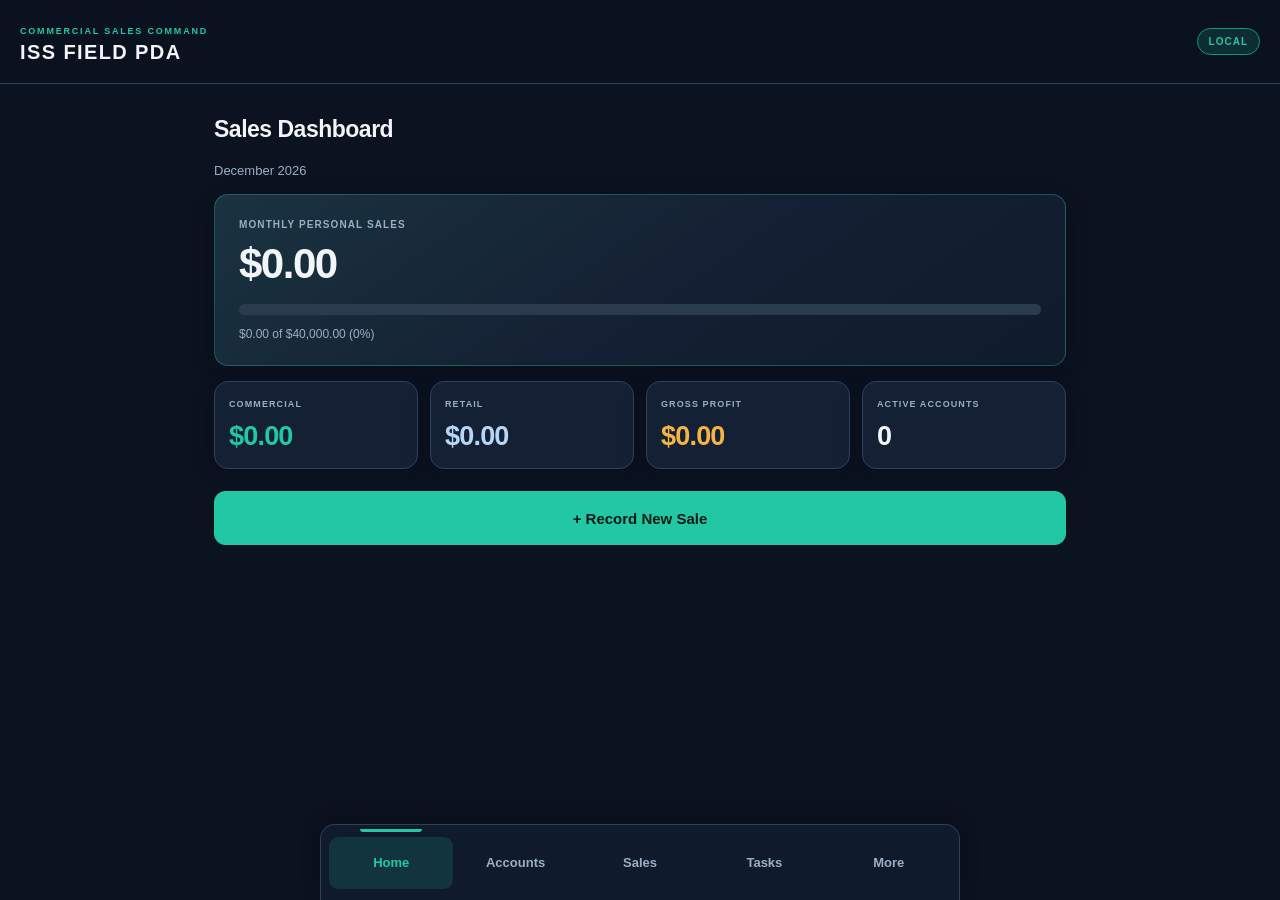
<file: Index.html>
<!DOCTYPE html>
<html lang="en">
<head>
  <meta charset="UTF-8">
  <meta name="viewport"
    content="width=device-width,initial-scale=1,
    viewport-fit=cover">
  <meta name="theme-color" content="#0b1220">
  <meta name="apple-mobile-web-app-capable"
    content="yes">
  <meta name="apple-mobile-web-app-title"
    content="ISS PDA">
  <title>ISS Field PDA</title>
  <link rel="stylesheet" href="style.css">
  <link rel="manifest" href="manifest.json">
  <script src="app.js" defer></script>
</head>
<body>
  <header>
    <div>
      <small>COMMERCIAL SALES COMMAND</small>
      <h1>ISS FIELD PDA</h1>
    </div>
    <span id="connection">LOCAL</span>
  </header>

  <main>
    <section id="dashboard" class="page active">
      <h2>Sales Dashboard</h2>
      <p class="muted" id="monthLabel"></p>

      <div class="card">
        <small>MONTHLY PERSONAL SALES</small>
        <h1 id="totalSales">$0.00</h1>
        <div class="progress">
          <div id="goalBar"></div>
        </div>
        <p id="goalText">$0 of $40,000</p>
      </div>

      <div class="grid">
        <div class="card">
          <small>COMMERCIAL</small>
          <h2 id="commercialSales">$0</h2>
        </div>
        <div class="card">
          <small>RETAIL</small>
          <h2 id="retailSales">$0</h2>
        </div>
        <div class="card">
          <small>GROSS PROFIT</small>
          <h2 id="grossProfit">—</h2>
        </div>
        <div class="card">
          <small>ACTIVE ACCOUNTS</small>
          <h2 id="accountCount">0</h2>
        </div>
      </div>

      <button id="quickSale" class="primary">
        + Record New Sale
      </button>
    </section>

    <section id="accounts" class="page">
      <h2>Customer Accounts</h2>
      <button id="newAccount" class="primary">
        + New Commercial Account
      </button>
      <div id="accountList"></div>
    </section>

    <section id="sales" class="page">
      <h2>Sales Ledger</h2>
      <button id="newSale" class="primary">
        + Record Sale
      </button>
      <div id="salesList"></div>
    </section>

    <section id="tasks" class="page">
      <h2>Follow-Ups</h2>
      <button id="newTask" class="primary">
        + New Task
      </button>
      <div id="taskList"></div>
    </section>

    <section id="settings" class="page">
      <h2>Settings</h2>
      <label for="monthlyGoal">Monthly sales goal</label>
      <input id="monthlyGoal"
        type="number" value="40000" min="1">
      <button id="saveSettings" class="primary">
        Save Settings
      </button>
      <button id="exportData">
        Export Backup
      </button>
      <button id="importData">
        Restore Backup
      </button>
      <input id="backupFile" type="file"
        accept="application/json" hidden>
      <p class="muted">
        Records are stored locally on this device.
        Export backups regularly.
      </p>
    </section>
  </main>

  <dialog id="saleDialog">
    <form id="saleForm">
      <h2>Record Sale</h2>
      <label for="saleType">Sales Type</label>
      <select id="saleType">
        <option value="commercial">Commercial</option>
        <option value="retail">Retail</option>
      </select>

      <label for="saleCustomer">Customer</label>
      <select id="saleCustomer"></select>

      <label for="saleAmount">Sale Amount ($)</label>
      <input id="saleAmount" type="number"
        step="0.01" min="0.01" required>

      <label for="saleCost">Cost ($, optional)</label>
      <input id="saleCost" type="number"
        step="0.01" min="0">

      <label for="saleNotes">Description</label>
      <input id="saleNotes" type="text"
        placeholder="Brake pads, alternator...">

      <button type="submit" class="primary">
        Save Sale
      </button>
      <button type="button" id="cancelSale">
        Cancel
      </button>
    </form>
  </dialog>

  <dialog id="accountDialog">
    <form id="accountForm">
      <h2>New Commercial Account</h2>
      <label for="businessName">Business Name</label>
      <input id="businessName" required>

      <label for="contactName">Contact Person</label>
      <input id="contactName">

      <label for="phone">Phone</label>
      <input id="phone" type="tel">

      <label for="accountNotes">Notes</label>
      <textarea id="accountNotes"></textarea>

      <button type="submit" class="primary">
        Save Customer
      </button>
      <button type="button" id="cancelAccount">
        Cancel
      </button>
    </form>
  </dialog>

  <dialog id="taskDialog">
    <form id="taskForm">
      <h2>New Follow-Up</h2>
      <label for="taskTitle">Task</label>
      <input id="taskTitle" required>
      <label for="taskDate">Due Date</label>
      <input id="taskDate" type="date" required>
      <button type="submit" class="primary">
        Save Task
      </button>
      <button type="button" id="cancelTask">
        Cancel
      </button>
    </form>
  </dialog>

  <nav>
    <button data-page="dashboard">Home</button>
    <button data-page="accounts">Accounts</button>
    <button data-page="sales">Sales</button>
    <button data-page="tasks">Tasks</button>
    <button data-page="settings">More</button>
  </nav>
</body>
</html>
</file>
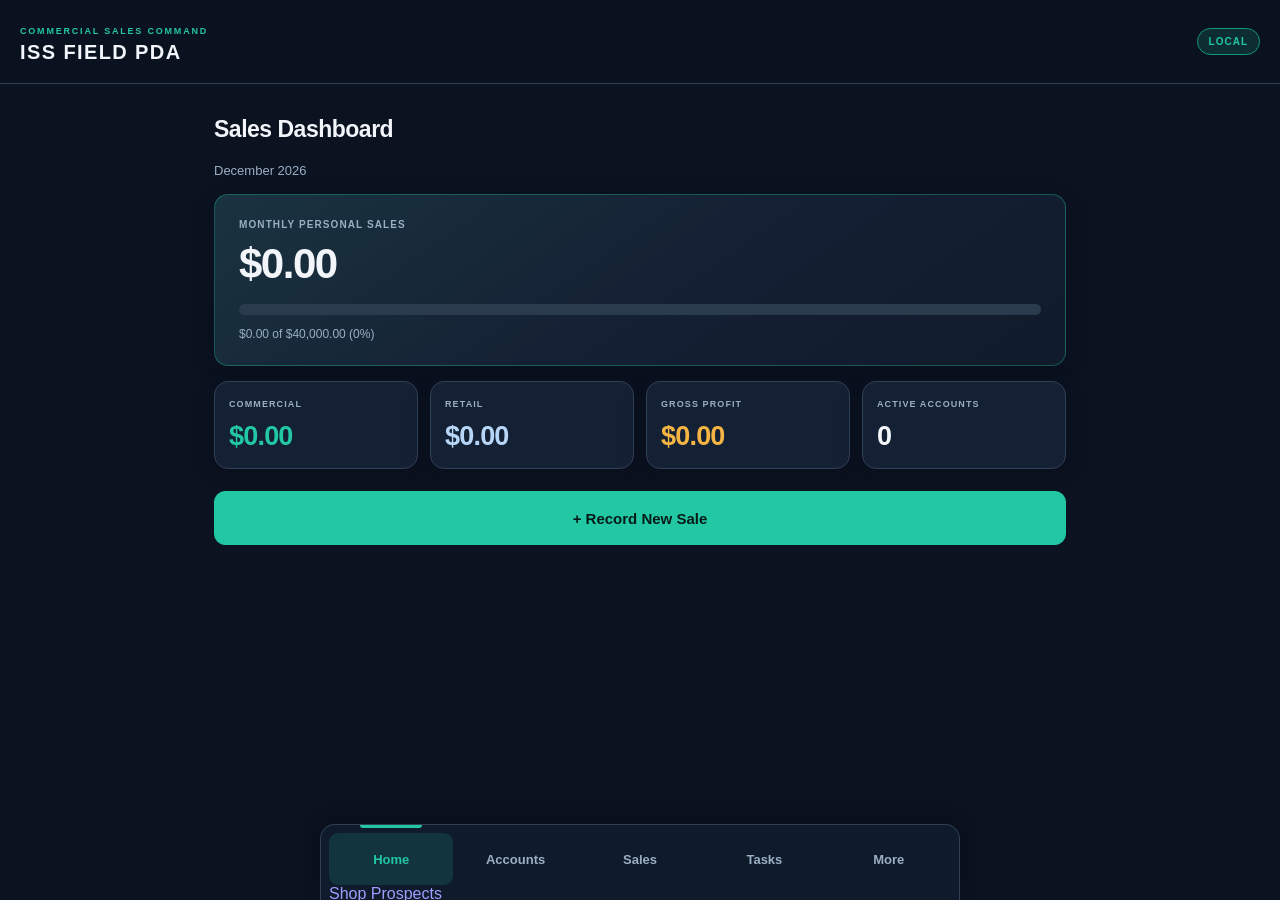
<file: index.html>
<!DOCTYPE html>
<html lang="en">
<head>
  <meta charset="UTF-8">
  <meta name="viewport"
    content="width=device-width,initial-scale=1,
    viewport-fit=cover">
  <meta name="theme-color" content="#0b1220">
  <meta name="apple-mobile-web-app-capable"
    content="yes">
  <meta name="apple-mobile-web-app-title"
    content="ISS PDA">
  <title>ISS Field PDA</title>
  <link rel="stylesheet" href="style.css">
  <link rel="manifest" href="manifest.json">
  <script src="app.js" defer></script>
</head>
<body>
  <header>
    <div>
      <small>COMMERCIAL SALES COMMAND</small>
      <h1>ISS FIELD PDA</h1>
    </div>
    <span id="connection">LOCAL</span>
  </header>

  <main>
    <section id="dashboard" class="page active">
      <h2>Sales Dashboard</h2>
      <p class="muted" id="monthLabel"></p>

      <div class="card">
        <small>MONTHLY PERSONAL SALES</small>
        <h1 id="totalSales">$0.00</h1>
        <div class="progress">
          <div id="goalBar"></div>
        </div>
        <p id="goalText">$0 of $40,000</p>
      </div>

      <div class="grid">
        <div class="card">
          <small>COMMERCIAL</small>
          <h2 id="commercialSales">$0</h2>
        </div>
        <div class="card">
          <small>RETAIL</small>
          <h2 id="retailSales">$0</h2>
        </div>
        <div class="card">
          <small>GROSS PROFIT</small>
          <h2 id="grossProfit">—</h2>
        </div>
        <div class="card">
          <small>ACTIVE ACCOUNTS</small>
          <h2 id="accountCount">0</h2>
        </div>
      </div>

      <button id="quickSale" class="primary">
        + Record New Sale
      </button>
    </section>

    <section id="accounts" class="page">
      <h2>Customer Accounts</h2>
      <button id="newAccount" class="primary">
        + New Commercial Account
      </button>
      <div id="accountList"></div>
    </section>

    <section id="sales" class="page">
      <h2>Sales Ledger</h2>
      <button id="newSale" class="primary">
        + Record Sale
      </button>
      <div id="salesList"></div>
    </section>

    <section id="tasks" class="page">
      <h2>Follow-Ups</h2>
      <button id="newTask" class="primary">
        + New Task
      </button>
      <div id="taskList"></div>
    </section>

    <section id="settings" class="page">
      <h2>Settings</h2>
      <label for="monthlyGoal">Monthly sales goal</label>
      <input id="monthlyGoal"
        type="number" value="40000" min="1">
      <button id="saveSettings" class="primary">
        Save Settings
      </button>
      <button id="exportData">
        Export Backup
      </button>
      <button id="importData">
        Restore Backup
      </button>
      <input id="backupFile" type="file"
        accept="application/json" hidden>
      <p class="muted">
        Records are stored locally on this device.
        Export backups regularly.
      </p>
    </section>
  </main>

  <dialog id="saleDialog">
    <form id="saleForm">
      <h2>Record Sale</h2>
      <label for="saleType">Sales Type</label>
      <select id="saleType">
        <option value="commercial">Commercial</option>
        <option value="retail">Retail</option>
      </select>

      <label for="saleCustomer">Customer</label>
      <select id="saleCustomer"></select>

      <label for="saleAmount">Sale Amount ($)</label>
      <input id="saleAmount" type="number"
        step="0.01" min="0.01" required>

      <label for="saleCost">Cost ($, optional)</label>
      <input id="saleCost" type="number"
        step="0.01" min="0">

      <label for="saleNotes">Description</label>
      <input id="saleNotes" type="text"
        placeholder="Brake pads, alternator...">

      <button type="submit" class="primary">
        Save Sale
      </button>
      <button type="button" id="cancelSale">
        Cancel
      </button>
    </form>
  </dialog>

  <dialog id="accountDialog">
    <form id="accountForm">
      <h2>New Commercial Account</h2>
      <label for="businessName">Business Name</label>
      <input id="businessName" required>

      <label for="contactName">Contact Person</label>
      <input id="contactName">

      <label for="phone">Phone</label>
      <input id="phone" type="tel">

      <label for="accountNotes">Notes</label>
      <textarea id="accountNotes"></textarea>

      <button type="submit" class="primary">
        Save Customer
      </button>
      <button type="button" id="cancelAccount">
        Cancel
      </button>
    </form>
  </dialog>

  <dialog id="taskDialog">
    <form id="taskForm">
      <h2>New Follow-Up</h2>
      <label for="taskTitle">Task</label>
      <input id="taskTitle" required>
      <label for="taskDate">Due Date</label>
      <input id="taskDate" type="date" required>
      <button type="submit" class="primary">
        Save Task
      </button>
      <button type="button" id="cancelTask">
        Cancel
      </button>
    </form>
  </dialog>

  <nav>
    <button data-page="dashboard">Home</button>
    <button data-page="accounts">Accounts</button>
    <button data-page="sales">Sales</button>
    <button data-page="tasks">Tasks</button>
    <button data-page="settings">More</button>
    <a href="shops.html">Shop Prospects</a>
  </nav>
</body>
</html>
</file>
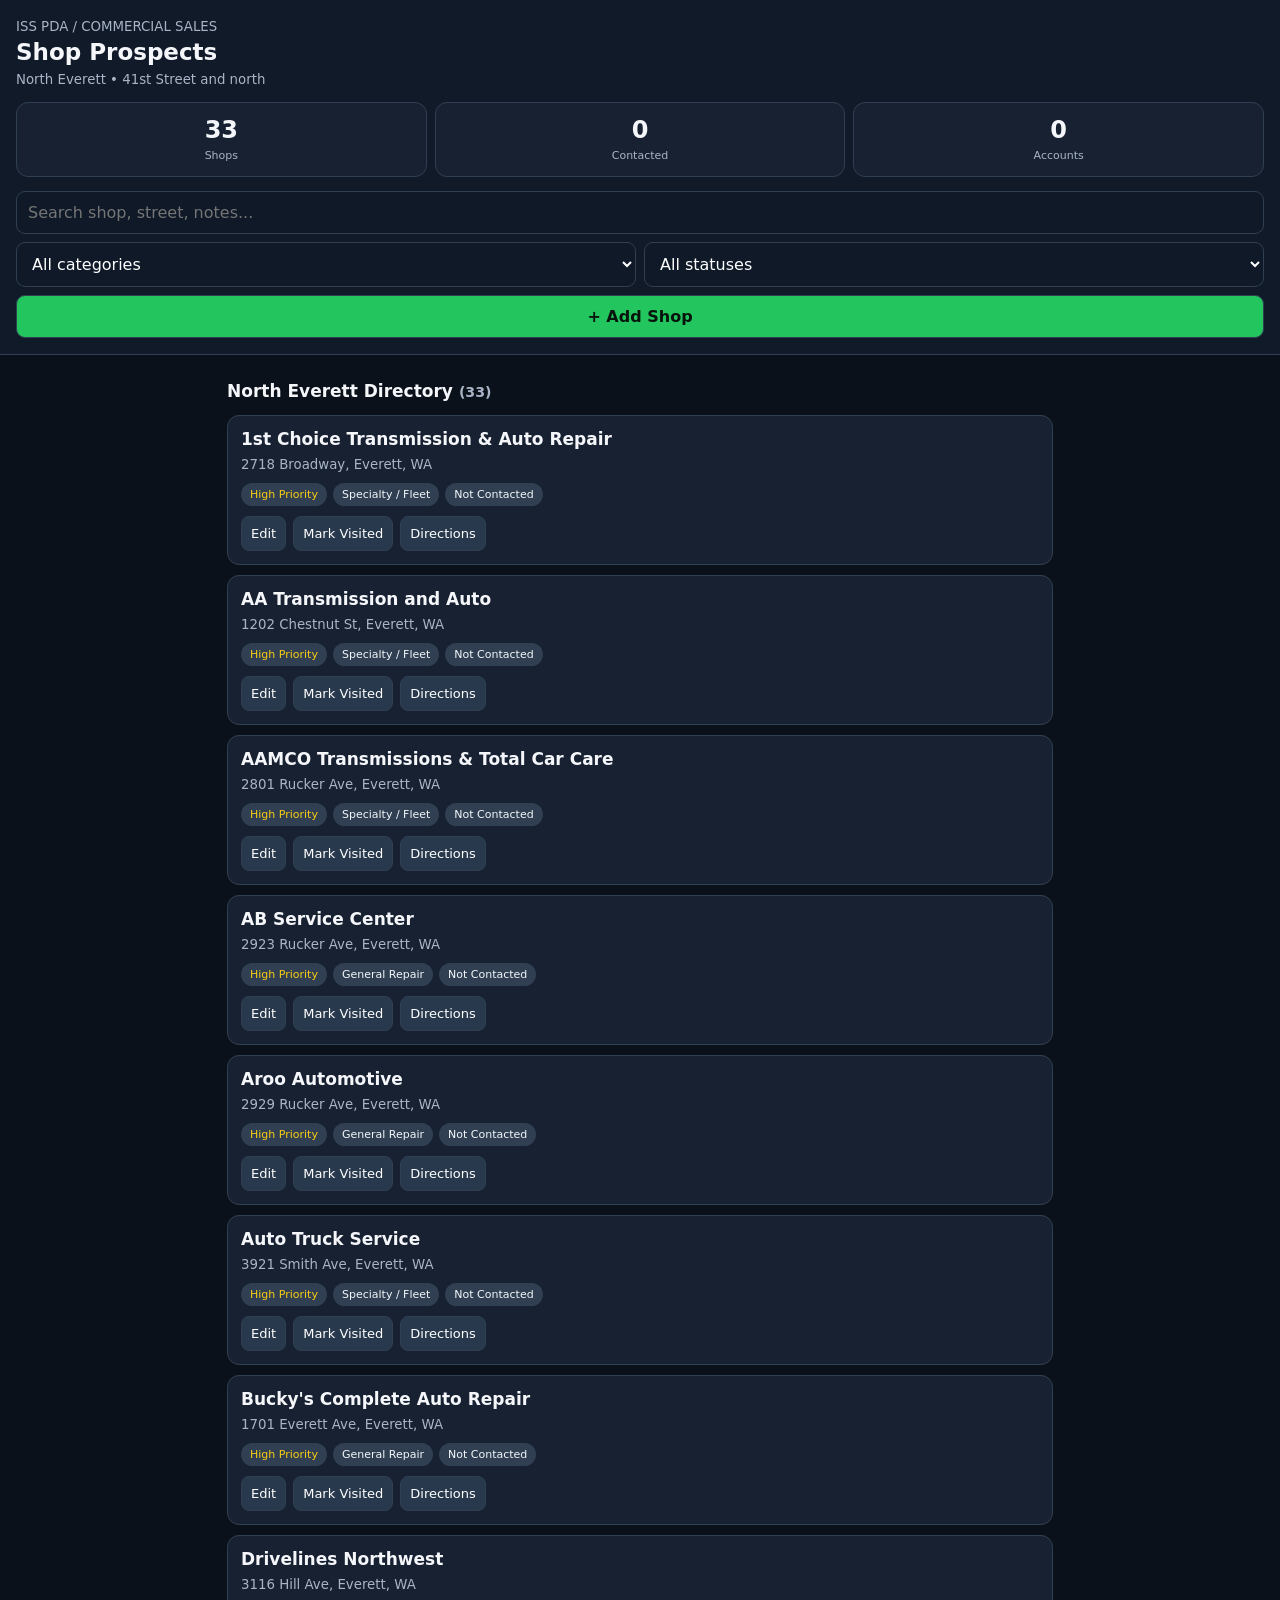
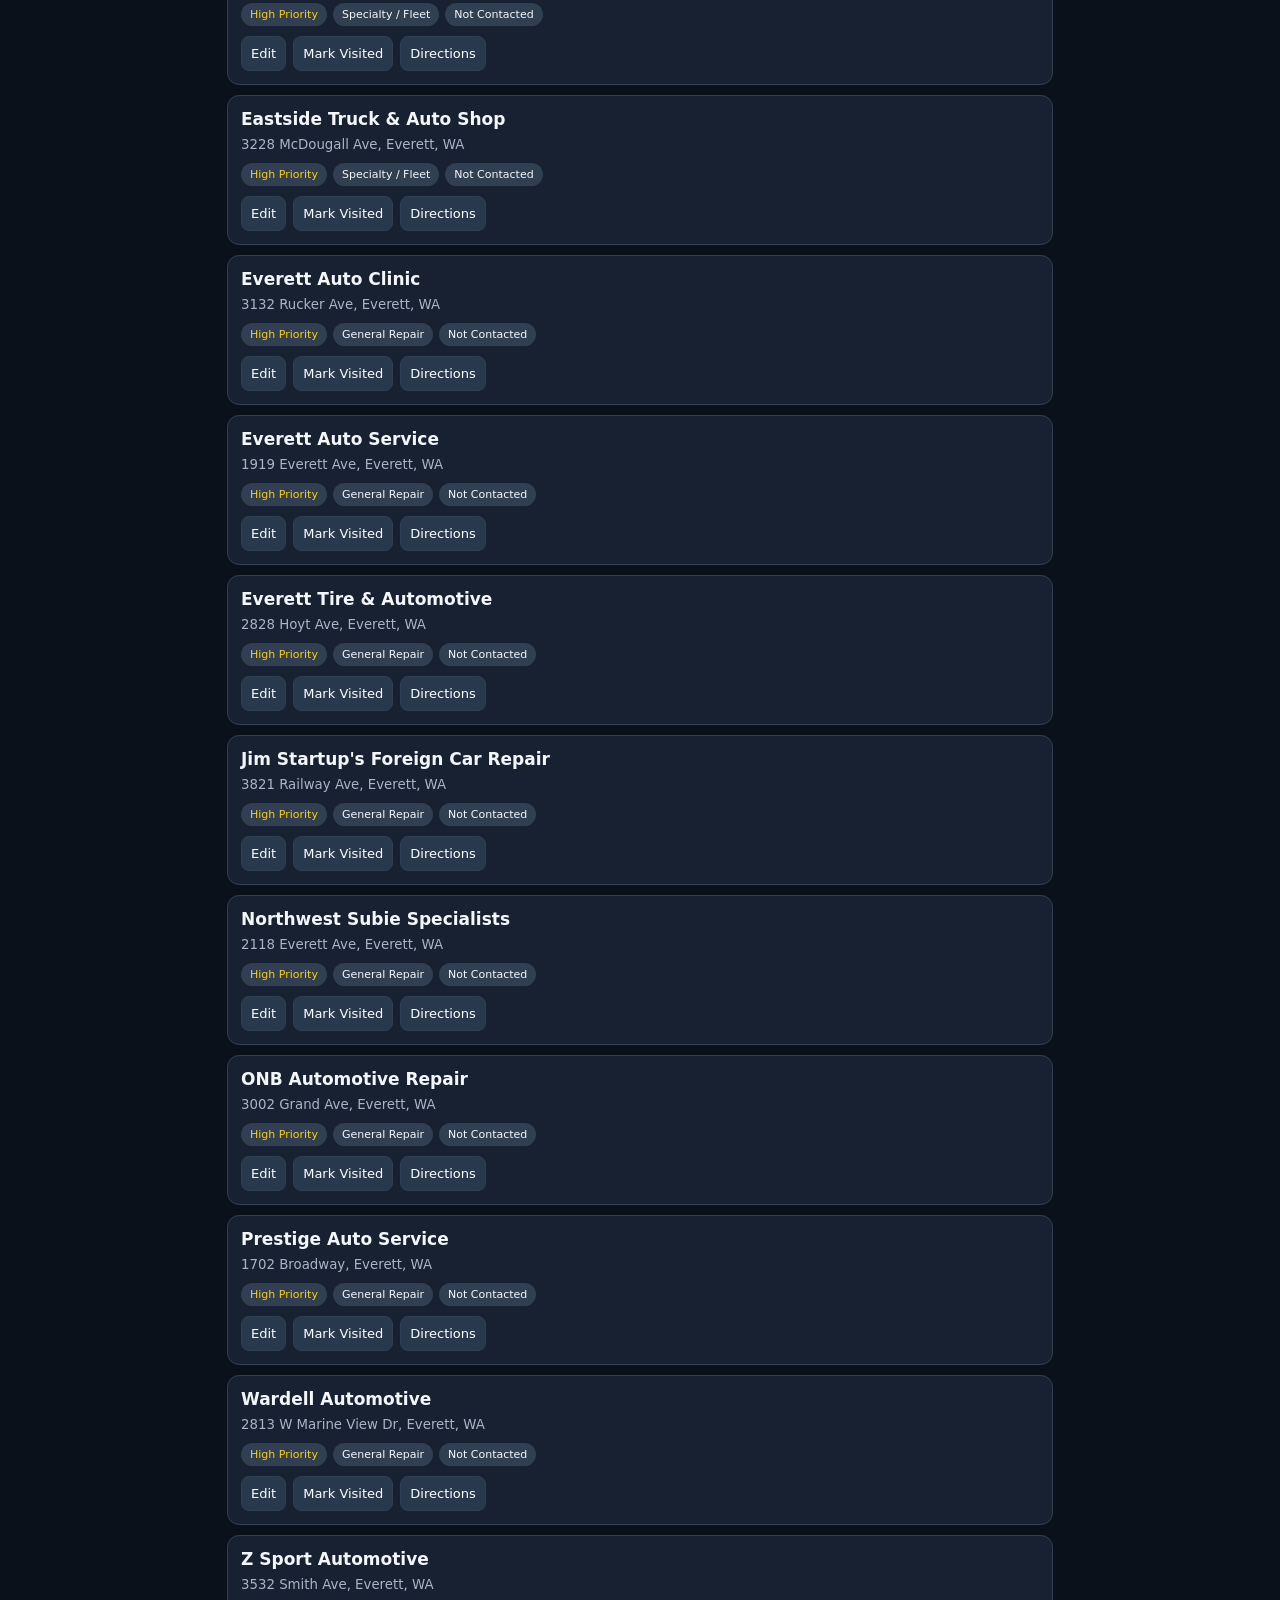
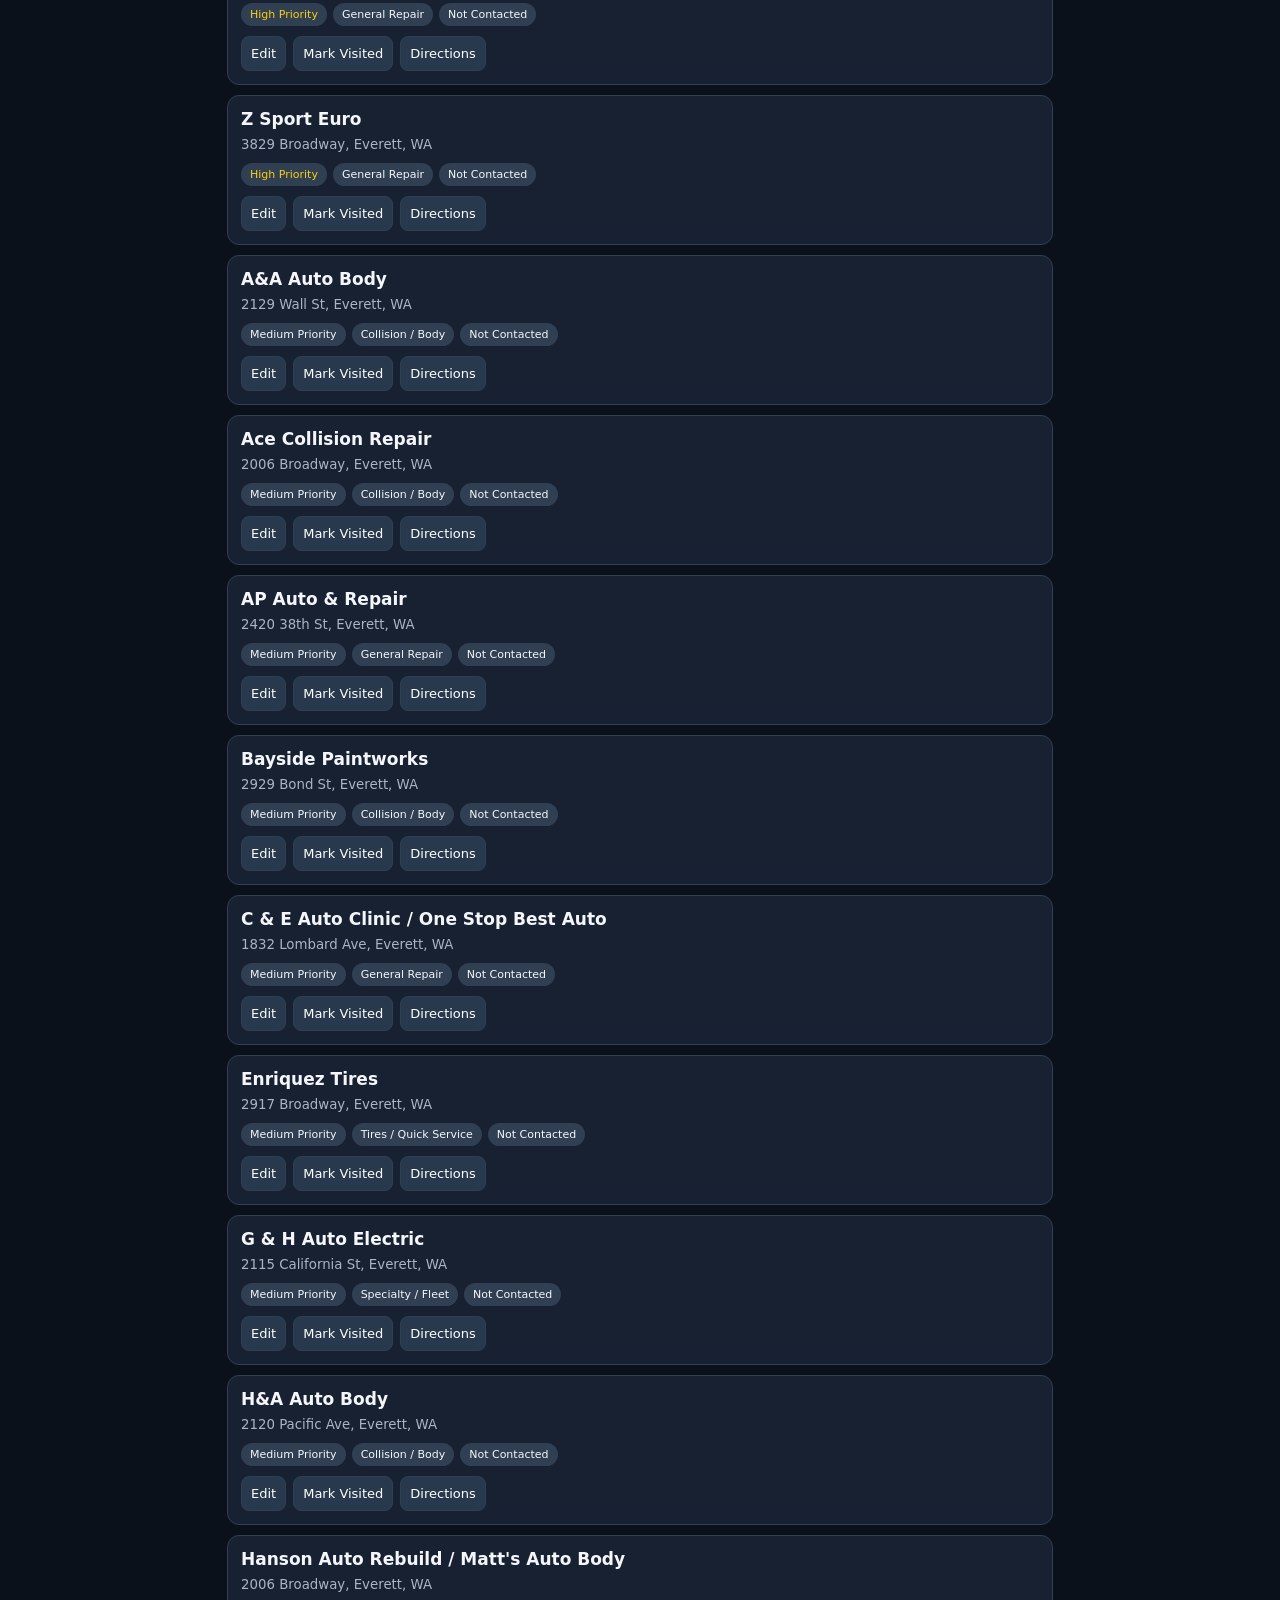
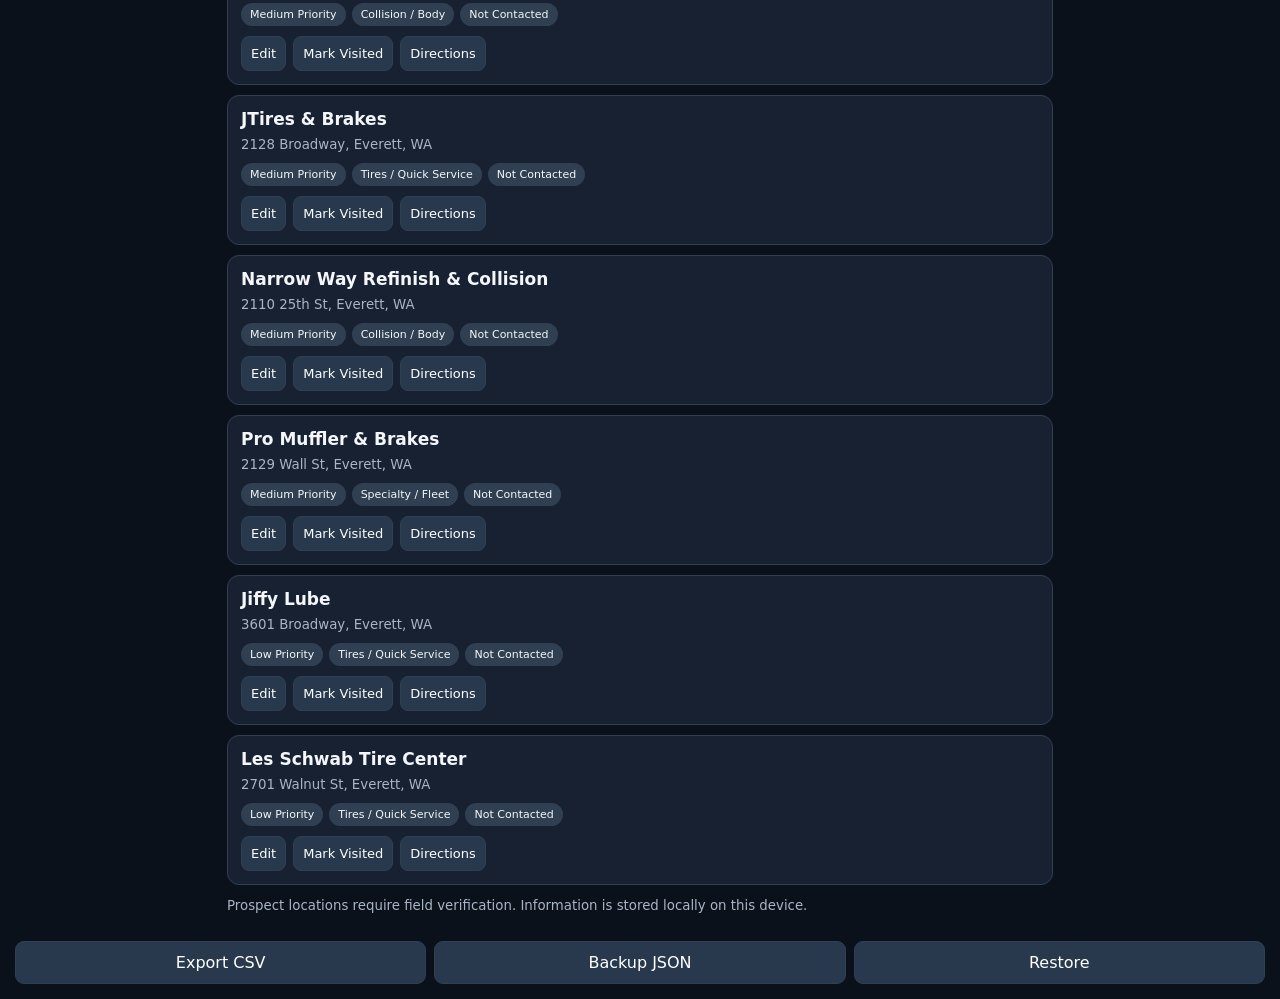
<file: shops.html>
<!DOCTYPE html>
<html lang="en">
<head>
<meta charset="UTF-8">
<meta name="viewport" content="width=device-width, initial-scale=1">
<meta name="theme-color" content="#111827">
<title>ISS PDA | Shop Prospects</title>

<style>
:root {
  --bg:#0b111b;
  --panel:#172131;
  --border:#304052;
  --text:#f4f6fa;
  --muted:#a9b5c6;
  --green:#22c55e;
  --yellow:#eab308;
}
* {box-sizing:border-box}
body {
  margin:0;
  background:var(--bg);
  color:var(--text);
  font-family:system-ui,Arial,sans-serif;
}
header {
  position:sticky;
  top:0;
  z-index:2;
  padding:16px;
  background:#101a29;
  border-bottom:1px solid var(--border);
}
h1 {font-size:23px;margin:4px 0}
h2 {font-size:17px}
small,.muted {color:var(--muted)}
main {padding:12px;max-width:850px;margin:auto}
.stats {
  display:grid;
  grid-template-columns:repeat(3,1fr);
  gap:8px;
  margin:14px 0;
}
.stat,.shop {
  background:var(--panel);
  border:1px solid var(--border);
  border-radius:12px;
  padding:13px;
}
.stat {text-align:center}
.stat strong {display:block;font-size:24px}
.stat small {font-size:11px}
input,select,textarea,button {
  font:inherit;
  border-radius:9px;
  padding:11px;
}
input,select,textarea {
  background:#0f1928;
  color:white;
  border:1px solid var(--border);
  width:100%;
}
button {
  background:#28394d;
  color:white;
  border:1px solid var(--border);
  cursor:pointer;
}
button.primary {
  background:var(--green);
  color:#07140c;
  font-weight:bold;
}
.controls {display:grid;gap:8px}
.filters {
  display:grid;
  grid-template-columns:1fr 1fr;
  gap:8px;
}
.shop {margin-bottom:10px}
.shop h2 {margin:0 0 5px}
.tags {
  display:flex;
  flex-wrap:wrap;
  gap:6px;
  margin:10px 0;
}
.tag {
  background:#304052;
  border-radius:20px;
  font-size:11px;
  padding:5px 9px;
}
.high {color:#facc15}
.active {color:#4ade80}
.actions {
  display:flex;
  gap:7px;
  flex-wrap:wrap;
}
.actions button,.actions a {
  display:inline-block;
  text-decoration:none;
  background:#28394d;
  color:white;
  border:1px solid var(--border);
  border-radius:8px;
  padding:9px;
  font-size:13px;
}
.notes {
  white-space:pre-wrap;
  overflow-wrap:anywhere;
}
dialog {
  width:min(94vw,520px);
  max-height:90vh;
  overflow:auto;
  color:white;
  background:#172131;
  border:1px solid #53657b;
  border-radius:14px;
}
dialog::backdrop {background:#000b}
label {
  display:block;
  margin:13px 0;
  font-size:13px;
}
label input,label select,label textarea {
  margin-top:5px;
}
textarea {min-height:90px}
.dialog-actions {display:flex;gap:8px}
.dialog-actions button {flex:1}
footer {
  display:flex;
  gap:8px;
  padding:15px;
  flex-wrap:wrap;
}
footer button {flex:1}
a {color:#6ee7b7}
</style>
</head>

<body>

<header>
  <small>ISS PDA / COMMERCIAL SALES</small>
  <h1>Shop Prospects</h1>
  <small>North Everett • 41st Street and north</small>

  <div class="stats">
    <div class="stat">
      <strong id="total">0</strong>
      <small>Shops</small>
    </div>
    <div class="stat">
      <strong id="visited">0</strong>
      <small>Contacted</small>
    </div>
    <div class="stat">
      <strong id="active">0</strong>
      <small>Accounts</small>
    </div>
  </div>

  <div class="controls">
    <input id="search"
      placeholder="Search shop, street, notes...">

    <div class="filters">
      <select id="typeFilter">
        <option value="">All categories</option>
        <option>General Repair</option>
        <option>Specialty / Fleet</option>
        <option>Tires / Quick Service</option>
        <option>Collision / Body</option>
      </select>

      <select id="statusFilter">
        <option value="">All statuses</option>
        <option>Not Contacted</option>
        <option>Visited</option>
        <option>Follow Up</option>
        <option>Active Account</option>
        <option>Not Interested</option>
      </select>
    </div>

    <button class="primary" onclick="editShop()">
      + Add Shop
    </button>
  </div>
</header>

<main>
  <h2>
    North Everett Directory
    <small id="shown"></small>
  </h2>

  <div id="shopList"></div>

  <small>
    Prospect locations require field verification.
    Information is stored locally on this device.
  </small>
</main>

<footer>
  <button onclick="exportCSV()">Export CSV</button>
  <button onclick="backup()">Backup JSON</button>
  <button onclick="document.getElementById('restore').click()">
    Restore
  </button>
  <input hidden type="file" id="restore" accept=".json">
</footer>

<dialog id="editor">
  <form id="shopForm">
    <h2>Edit Prospect</h2>

    <input id="shopId" type="hidden">

    <label>Shop Name
      <input id="shopName" required>
    </label>

    <label>Address
      <input id="shopAddress">
    </label>

    <label>Category
      <select id="shopType">
        <option>General Repair</option>
        <option>Specialty / Fleet</option>
        <option>Tires / Quick Service</option>
        <option>Collision / Body</option>
      </select>
    </label>

    <label>Priority
      <select id="shopPriority">
        <option>High</option>
        <option>Medium</option>
        <option>Low</option>
      </select>
    </label>

    <label>Status
      <select id="shopStatus">
        <option>Not Contacted</option>
        <option>Visited</option>
        <option>Follow Up</option>
        <option>Active Account</option>
        <option>Not Interested</option>
      </select>
    </label>

    <label>Decision Maker
      <input id="shopContact">
    </label>

    <label>Phone Number
      <input type="tel" id="shopPhone">
    </label>

    <label>Follow-up Date
      <input type="date" id="shopFollow">
    </label>

    <label>Sales Notes
      <textarea id="shopNotes"></textarea>
    </label>

    <div class="dialog-actions">
      <button type="button" onclick="editor.close()">
        Cancel
      </button>
      <button type="submit" class="primary">
        Save
      </button>
    </div>
  </form>
</dialog>

<script>
"use strict";

// NORTH EVERETT SHOP DIRECTORY

const data = [
["Jim Startup's Foreign Car Repair","3821 Railway Ave","General Repair","High"],
["AB Service Center","2923 Rucker Ave","General Repair","High"],
["Prestige Auto Service","1702 Broadway","General Repair","High"],
["Everett Auto Service","1919 Everett Ave","General Repair","High"],
["ONB Automotive Repair","3002 Grand Ave","General Repair","High"],
["AAMCO Transmissions & Total Car Care","2801 Rucker Ave","Specialty / Fleet","High"],
["AA Transmission and Auto","1202 Chestnut St","Specialty / Fleet","High"],
["Everett Tire & Automotive","2828 Hoyt Ave","General Repair","High"],
["Z Sport Euro","3829 Broadway","General Repair","High"],
["Z Sport Automotive","3532 Smith Ave","General Repair","High"],
["Auto Truck Service","3921 Smith Ave","Specialty / Fleet","High"],
["Everett Auto Clinic","3132 Rucker Ave","General Repair","High"],
["Wardell Automotive","2813 W Marine View Dr","General Repair","High"],
["Aroo Automotive","2929 Rucker Ave","General Repair","High"],
["1st Choice Transmission & Auto Repair","2718 Broadway","Specialty / Fleet","High"],
["Bucky's Complete Auto Repair","1701 Everett Ave","General Repair","High"],
["Northwest Subie Specialists","2118 Everett Ave","General Repair","High"],
["C & E Auto Clinic / One Stop Best Auto","1832 Lombard Ave","General Repair","Medium"],
["Drivelines Northwest","3116 Hill Ave","Specialty / Fleet","High"],
["Eastside Truck & Auto Shop","3228 McDougall Ave","Specialty / Fleet","High"],
["AP Auto & Repair","2420 38th St","General Repair","Medium"],
["G & H Auto Electric","2115 California St","Specialty / Fleet","Medium"],
["Enriquez Tires","2917 Broadway","Tires / Quick Service","Medium"],
["JTires & Brakes","2128 Broadway","Tires / Quick Service","Medium"],
["Les Schwab Tire Center","2701 Walnut St","Tires / Quick Service","Low"],
["Jiffy Lube","3601 Broadway","Tires / Quick Service","Low"],
["Pro Muffler & Brakes","2129 Wall St","Specialty / Fleet","Medium"],
["A&A Auto Body","2129 Wall St","Collision / Body","Medium"],
["H&A Auto Body","2120 Pacific Ave","Collision / Body","Medium"],
["Ace Collision Repair","2006 Broadway","Collision / Body","Medium"],
["Bayside Paintworks","2929 Bond St","Collision / Body","Medium"],
["Narrow Way Refinish & Collision","2110 25th St","Collision / Body","Medium"],
["Hanson Auto Rebuild / Matt's Auto Body","2006 Broadway","Collision / Body","Medium"]
];

// LOCAL STORAGE DATABASE

const KEY = "iss-pda-shop-prospects-v1";
const $ = id => document.getElementById(id);

const initial = data.map((s,i) => ({
  id:"seed-"+i,
  name:s[0],
  address:s[1]+", Everett, WA",
  type:s[2],
  priority:s[3],
  status:"Not Contacted",
  contact:"",
  phone:"",
  follow:"",
  notes:""
}));

let shops;

try {
  const stored = JSON.parse(localStorage.getItem(KEY));
  shops = Array.isArray(stored) ? stored : initial;
} catch {
  shops = initial;
}

function save() {
  localStorage.setItem(KEY,JSON.stringify(shops));
}

function safe(s) {
  return String(s ?? "").replace(/[&<>"']/g,c=>({
    "&":"&amp;",
    "<":"&lt;",
    ">":"&gt;",
    '"':"&quot;",
    "'":"&#39;"
  })[c]);
}

// DISPLAY SHOPS

function render() {
  const q = $("search").value.toLowerCase();
  const type = $("typeFilter").value;
  const status = $("statusFilter").value;

  const matches = shops.filter(s =>
    [s.name,s.address,s.contact,s.notes]
      .join(" ")
      .toLowerCase()
      .includes(q) &&
    (!type || s.type===type) &&
    (!status || s.status===status)
  );

  matches.sort((a,b) =>
    ["High","Medium","Low"].indexOf(a.priority) -
    ["High","Medium","Low"].indexOf(b.priority)
    || a.name.localeCompare(b.name)
  );

  $("total").textContent = shops.length;

  $("visited").textContent = shops.filter(s =>
    ["Visited","Follow Up","Active Account"]
      .includes(s.status)
  ).length;

  $("active").textContent = shops.filter(s =>
    s.status==="Active Account"
  ).length;

  $("shown").textContent = `(${matches.length})`;

  $("shopList").innerHTML = matches.map(s=>`
    <section class="shop">
      <h2>${safe(s.name)}</h2>
      <small>${safe(s.address)}</small>

      <div class="tags">
        <span class="tag ${s.priority==="High"?"high":""}">
          ${safe(s.priority)} Priority
        </span>
        <span class="tag">${safe(s.type)}</span>
        <span class="tag ${s.status==="Active Account"?"active":""}">
          ${safe(s.status)}
        </span>
      </div>

      ${s.contact ?
        `<p>Contact: ${safe(s.contact)}</p>` : ""}

      ${s.follow ?
        `<p>Follow up: ${safe(s.follow)}</p>` : ""}

      ${s.notes ?
        `<p class="notes">${safe(s.notes)}</p>` : ""}

      <div class="actions">
        <button data-edit="${safe(s.id)}">
          Edit
        </button>

        <button data-visit="${safe(s.id)}">
          Mark Visited
        </button>

        <a target="_blank" rel="noopener"
           href="https://www.google.com/maps/search/?api=1&query=${encodeURIComponent(s.address)}">
          Directions
        </a>

        ${s.phone ?
          `<a href="tel:${encodeURIComponent(s.phone)}">Call</a>`
          : ""}
      </div>
    </section>
  `).join("") || "<p>No matching shops.</p>";
}

// SHOP BUTTONS

$("shopList").addEventListener("click", e => {
  const edit = e.target.closest("[data-edit]");
  const visit = e.target.closest("[data-visit]");

  if(edit) editShop(edit.dataset.edit);

  if(visit) {
    const s = shops.find(x=>x.id===visit.dataset.visit);
    if(s) {
      s.status="Visited";
      save();
      render();
    }
  }
});

// EDIT / ADD SHOP

function editShop(id) {
  $("shopForm").reset();

  const s=shops.find(x=>x.id===id);

  $("shopId").value=s?.id || "";
  $("shopName").value=s?.name || "";
  $("shopAddress").value=s?.address || "";
  $("shopType").value=s?.type || "General Repair";
  $("shopPriority").value=s?.priority || "High";
  $("shopStatus").value=s?.status || "Not Contacted";
  $("shopContact").value=s?.contact || "";
  $("shopPhone").value=s?.phone || "";
  $("shopFollow").value=s?.follow || "";
  $("shopNotes").value=s?.notes || "";

  $("editor").showModal();
}

$("shopForm").addEventListener("submit",e=>{
  e.preventDefault();

  const id=$("shopId").value || "custom-"+Date.now();

  const s={
    id,
    name:$("shopName").value.trim(),
    address:$("shopAddress").value.trim(),
    type:$("shopType").value,
    priority:$("shopPriority").value,
    status:$("shopStatus").value,
    contact:$("shopContact").value.trim(),
    phone:$("shopPhone").value.trim(),
    follow:$("shopFollow").value,
    notes:$("shopNotes").value.trim()
  };

  if(!s.name)return;

  const i=shops.findIndex(x=>x.id===id);

  if(i===-1) shops.push(s);
  else shops[i]=s;

  save();
  render();
  $("editor").close();
});

// SEARCH AND FILTERS

["search","typeFilter","statusFilter"].forEach(id=>
  $(id).addEventListener("input",render)
);

// FILE EXPORT

function download(name,content,type) {
  const url=URL.createObjectURL(
    new Blob([content],{type})
  );

  const a=document.createElement("a");
  a.href=url;
  a.download=name;
  document.body.append(a);
  a.click();
  a.remove();

  setTimeout(()=>URL.revokeObjectURL(url),2000);
}

function exportCSV() {
  const cols=[
    "name","address","type","priority",
    "status","contact","phone","follow","notes"
  ];

  const quote=v=>
    '"'+String(v??"").replaceAll('"','""')+'"';

  const rows=[
    cols.join(","),
    ...shops.map(s=>
      cols.map(k=>quote(s[k])).join(",")
    )
  ];

  download(
    "iss-shop-prospects.csv",
    rows.join("\r\n"),
    "text/csv"
  );
}

// BACKUP

function backup() {
  download(
    "iss-shops-backup.json",
    JSON.stringify(shops,null,2),
    "application/json"
  );
}

// RESTORE BACKUP

$("restore").addEventListener("change",async e=>{
  const file=e.target.files?.[0];
  if(!file)return;

  try {
    const parsed=JSON.parse(await file.text());

    if(
      !Array.isArray(parsed) ||
      !parsed.every(s=>
        s &&
        typeof s.id==="string" &&
        typeof s.name==="string"
      )
    ) {
      throw new Error("Invalid backup");
    }

    if(confirm("Replace the current shop list?")) {
      shops=parsed;
      save();
      render();
    }
  } catch {
    alert("Unable to restore this backup.");
  }

  e.target.value="";
});

// START APPLICATION

render();

</script>
</body>
</html>
</file>
<file: style.css>
/* ==========================================
   ISS FIELD PDA
   Mobile-First Design System
   Version 1.0
   ========================================== */

:root {
  color-scheme: dark;

  --bg: #0b1220;
  --surface: #142033;
  --surface-2: #1c2c42;
  --surface-3: #24364c;

  --accent: #22c7a4;
  --accent-dark: #13977d;
  --accent-glow: rgba(34, 199, 164, 0.15);

  --text: #f2f5f9;
  --muted: #9aafc4;
  --border: #304057;

  --warning: #f4b544;
  --danger: #f16c6c;

  --radius: 14px;
  --shadow: 0 5px 24px rgba(0, 0, 0, 0.18);

  --nav-height: 76px;
}

/* BASE RESET */

* {
  box-sizing: border-box;
}

html {
  min-height: 100%;
  background: var(--bg);
  -webkit-text-size-adjust: 100%;
}

body {
  margin: 0;
  min-height: 100vh;
  min-height: 100dvh;

  font-family:
    -apple-system,
    BlinkMacSystemFont,
    "Segoe UI",
    Roboto,
    Arial,
    sans-serif;

  background: var(--bg);
  color: var(--text);

  -webkit-font-smoothing: antialiased;
  overflow-x: hidden;
}

button,
input,
select,
textarea {
  font: inherit;
}

button {
  cursor: pointer;
  -webkit-tap-highlight-color: transparent;
  touch-action: manipulation;
}

button:disabled {
  opacity: 0.45;
  cursor: not-allowed;
}

button:focus-visible,
input:focus-visible,
select:focus-visible,
textarea:focus-visible {
  outline: 2px solid var(--accent);
  outline-offset: 3px;
}

/* HEADER */

header {
  position: sticky;
  top: 0;
  z-index: 20;

  display: flex;
  justify-content: space-between;
  align-items: center;

  min-height: 84px;

  padding:
    calc(14px + env(safe-area-inset-top))
    20px
    14px;

  background: rgba(11, 18, 32, 0.97);
  border-bottom: 1px solid var(--border);
}

header h1 {
  margin: 3px 0 0;

  font-size: 20px;
  font-weight: 800;
  letter-spacing: 1.4px;
}

header small {
  font-size: 9px;
  font-weight: 700;
  letter-spacing: 1.8px;
  color: var(--accent);
}

#connection {
  border: 1px solid var(--accent-dark);
  background: var(--accent-glow);
  border-radius: 30px;

  color: var(--accent);

  padding: 7px 11px;
  font-size: 10px;
  font-weight: 800;
  letter-spacing: 1px;
}

/* MAIN APP CONTENT */

main {
  width: 100%;
  max-width: 900px;
  margin: 0 auto;

  padding:
    22px
    16px
    calc(var(--nav-height) + 42px + env(safe-area-inset-bottom));
}

.page {
  display: none;
  animation: fadeIn 0.15s ease-out;
}

.page.active {
  display: block;
}

@keyframes fadeIn {
  from {
    opacity: 0;
    transform: translateY(4px);
  }

  to {
    opacity: 1;
    transform: translateY(0);
  }
}

/* TYPOGRAPHY */

h1,
h2,
h3,
p {
  overflow-wrap: break-word;
}

.page > h2 {
  font-size: 23px;
  font-weight: 750;
  letter-spacing: -0.5px;

  margin: 0 0 18px;
}

h2 {
  font-size: 20px;
}

h3 {
  font-size: 16px;
}

small {
  color: var(--muted);
}

.muted {
  color: var(--muted);
  font-size: 13px;
  line-height: 1.5;
}

/* CARDS */

.card {
  background: var(--surface);

  border: 1px solid var(--border);
  border-radius: var(--radius);

  padding: 19px;
  margin-bottom: 15px;

  box-shadow: var(--shadow);

  min-width: 0;
}

.card small {
  display: block;

  color: var(--muted);
  font-size: 10px;
  font-weight: 800;

  letter-spacing: 1.1px;
  text-transform: uppercase;

  margin-bottom: 10px;
}

.card h1 {
  font-size: clamp(30px, 8vw, 42px);
  font-weight: 800;

  letter-spacing: -1.5px;
  line-height: 1.15;

  margin: 4px 0 16px;

  font-variant-numeric: tabular-nums;
}

.card h2 {
  font-size: clamp(20px, 5vw, 27px);

  margin: 0;

  font-weight: 800;
  letter-spacing: -0.8px;
  font-variant-numeric: tabular-nums;
}

.card p {
  color: var(--muted);
  font-size: 12px;

  margin: 12px 0 0;
}

/* MAIN SALES CARD */

#dashboard > .card:first-of-type {
  background: linear-gradient(
    145deg,
    #1a3340 0%,
    #142033 55%,
    #101b2b 100%
  );

  border-color: rgba(34, 199, 164, 0.35);
}

#totalSales {
  color: var(--text);
}

#commercialSales {
  color: var(--accent);
}

#retailSales {
  color: #b6d5f7;
}

#grossProfit {
  color: var(--warning);
}

/* DASHBOARD GRID */

.grid {
  display: grid;
  grid-template-columns: repeat(2, minmax(0, 1fr));
  gap: 12px;
}

.grid .card {
  margin-bottom: 0;
  padding: 16px 14px;
}

.grid .card small {
  font-size: 9px;
  line-height: 1.5;
}

.grid + button {
  margin-top: 22px;
}

/* PROGRESS BAR */

.progress {
  width: 100%;
  height: 11px;

  background: #2a3b4e;
  border-radius: 100px;

  overflow: hidden;
}

#goalBar {
  width: 0%;
  height: 100%;

  border-radius: inherit;

  background: linear-gradient(
    90deg,
    #119a7d,
    #22c7a4,
    #75f0cb
  );

  transition: width 0.3s ease;
}

/* GENERAL BUTTONS */

button {
  min-height: 46px;

  border-radius: 11px;
  border: 1px solid var(--border);

  padding: 12px 16px;

  color: var(--text);
  background: var(--surface-2);

  font-size: 14px;
  font-weight: 700;

  transition:
    background 0.15s ease,
    border-color 0.15s ease;
}

button:active {
  background: var(--surface-3);
}

button.primary {
  background: var(--accent);
  color: #061b18;

  border-color: var(--accent);

  font-weight: 800;
}

button.primary:active {
  background: #17ab8b;
}

/* PRIMARY PAGE ACTIONS */

#quickSale,
#newAccount,
#newSale,
#newTask {
  width: 100%;
  min-height: 54px;

  margin-bottom: 20px;

  font-size: 15px;
}

/* ACCOUNT / SALES / TASK LISTS */

#accountList,
#salesList,
#taskList {
  display: flex;
  flex-direction: column;
  gap: 11px;
}

#accountList > *,
#salesList > *,
#taskList > * {
  min-width: 0;
}

#accountList .card,
#salesList .card,
#taskList .card {
  margin-bottom: 0;
}

#accountList button,
#salesList button,
#taskList button {
  max-width: 100%;
}

/* BOTTOM NAVIGATION */

nav {
  position: fixed;
  bottom: 0;
  left: 0;
  right: 0;

  z-index: 30;

  display: grid;
  grid-template-columns: repeat(5, minmax(0, 1fr));
  align-items: center;

  height: calc(
    var(--nav-height) + env(safe-area-inset-bottom)
  );

  padding:
    8px
    8px
    calc(8px + env(safe-area-inset-bottom));

  background: rgba(16, 27, 43, 0.98);

  border-top: 1px solid var(--border);
  box-shadow: 0 -5px 20px rgba(0, 0, 0, 0.24);
}

nav button {
  position: relative;

  width: 100%;
  min-width: 0;
  height: 52px;

  padding: 8px 2px;

  color: var(--muted);
  background: transparent;

  border: none;
  border-radius: 9px;

  font-size: 11px;
  font-weight: 700;

  text-align: center;
}

nav button.active,
nav button[aria-current="page"] {
  color: var(--accent);
  background: var(--accent-glow);
}

nav button.active::before,
nav button[aria-current="page"]::before {
  content: "";

  position: absolute;
  top: -8px;
  left: 25%;
  right: 25%;

  height: 3px;
  border-radius: 0 0 5px 5px;

  background: var(--accent);
}

/* INPUTS AND FORMS */

label {
  display: block;

  margin: 14px 0 7px;

  color: #c0d0e2;

  font-size: 12px;
  font-weight: 750;
  letter-spacing: 0.2px;
}

input,
select,
textarea {
  display: block;

  width: 100%;
  min-height: 48px;

  padding: 12px 13px;

  border: 1px solid var(--border);
  border-radius: 10px;

  background: #0e1929;
  color: var(--text);

  font-size: 16px;

  outline: none;
  appearance: none;
  -webkit-appearance: none;
}

input:focus,
select:focus,
textarea:focus {
  border-color: var(--accent);
  box-shadow: 0 0 0 3px var(--accent-glow);
}

input::placeholder,
textarea::placeholder {
  color: #72869d;
}

textarea {
  min-height: 110px;
  resize: vertical;
}

select {
  padding-right: 36px;

  background-image: url(
    "data:image/svg+xml,%3Csvg xmlns='http://www.w3.org/2000/svg' width='20' height='20' viewBox='0 0 24 24' fill='none' stroke='%239aafc4' stroke-width='2'%3E%3Cpath d='m6 9 6 6 6-6'/%3E%3C/svg%3E"
  );
  background-repeat: no-repeat;
  background-position: right 12px center;
}

input[type="date"] {
  color-scheme: dark;
}

input[type="file"] {
  font-size: 13px;
}

/* SETTINGS */

#settings > label {
  margin-top: 20px;
}

#settings > button {
  width: 100%;
  margin-top: 12px;
}

#settings > .muted {
  margin-top: 22px;

  padding: 14px;

  border: 1px solid var(--border);
  border-radius: 10px;

  background: var(--surface);
}

/* MODAL / DIALOG WINDOWS */

dialog {
  width: calc(100% - 24px);
  max-width: 480px;

  max-height: calc(100dvh - 34px);

  padding: 0;

  background: var(--surface);
  color: var(--text);

  border: 1px solid var(--border);
  border-radius: 18px;

  box-shadow: 0 25px 90px rgba(0, 0, 0, 0.65);

  overflow-y: auto;
  overscroll-behavior: contain;
}

dialog::backdrop {
  background: rgba(0, 0, 0, 0.76);
  backdrop-filter: blur(5px);
  -webkit-backdrop-filter: blur(5px);
}

dialog form {
  padding: 24px 20px;
}

dialog form h2 {
  font-size: 22px;
  font-weight: 800;

  margin: 0 0 20px;
  padding-bottom: 16px;

  border-bottom: 1px solid var(--border);
}

dialog form button {
  display: block;
  width: 100%;

  margin-top: 12px;
}

dialog form button.primary {
  margin-top: 25px;
}

/* UTILITIES FOR DYNAMIC CONTENT */

.empty-state {
  padding: 36px 20px;

  text-align: center;

  background: var(--surface);
  border: 1px dashed var(--border);
  border-radius: var(--radius);

  color: var(--muted);
}

.empty-state h3 {
  color: var(--text);
  margin-top: 0;
}

.list-item {
  background: var(--surface);

  border: 1px solid var(--border);
  border-radius: 12px;

  padding: 15px;
}

.list-item-title {
  font-weight: 750;
  font-size: 15px;

  margin-bottom: 5px;
}

.list-item-meta {
  color: var(--muted);
  font-size: 12px;
  line-height: 1.5;
}

.list-item-actions {
  display: flex;
  gap: 8px;
  flex-wrap: wrap;

  margin-top: 13px;
}

.list-item-actions button {
  flex: 1;
  min-width: 80px;

  font-size: 12px;
}

.badge {
  display: inline-flex;
  align-items: center;

  padding: 4px 9px;

  border-radius: 20px;

  font-size: 10px;
  font-weight: 800;

  background: var(--accent-glow);
  color: var(--accent);
}

.badge.warning {
  color: var(--warning);
  background: rgba(244, 181, 68, 0.13);
}

.badge.danger {
  color: var(--danger);
  background: rgba(241, 108, 108, 0.13);
}

.positive {
  color: var(--accent);
}

.negative {
  color: var(--danger);
}

.money {
  font-variant-numeric: tabular-nums;
  font-weight: 800;
}

/* DESKTOP LAYOUT */

@media (min-width: 700px) {
  main {
    padding: 32px 24px 130px;
  }

  .grid {
    grid-template-columns: repeat(4, minmax(0, 1fr));
  }

  .card {
    padding: 24px;
  }

  nav {
    max-width: 900px;
    left: 50%;
    transform: translateX(-50%);

    border-left: 1px solid var(--border);
    border-right: 1px solid var(--border);

    border-radius: 15px 15px 0 0;
  }

  nav button {
    font-size: 13px;
  }
}

/* SMALL IPHONES */

@media (max-width: 360px) {
  main {
    padding-left: 12px;
    padding-right: 12px;
  }

  .grid {
    gap: 9px;
  }

  .grid .card {
    padding: 13px 11px;
  }

  header h1 {
    font-size: 18px;
  }

  nav button {
    font-size: 10px;
  }

  dialog form {
    padding: 18px 15px;
  }
}

/* REDUCED MOTION */

@media (prefers-reduced-motion: reduce) {
  *,
  *::before,
  *::after {
    animation-duration: 0.01ms !important;
    transition-duration: 0.01ms !important;
    scroll-behavior: auto !important;
  }
}
</file>
